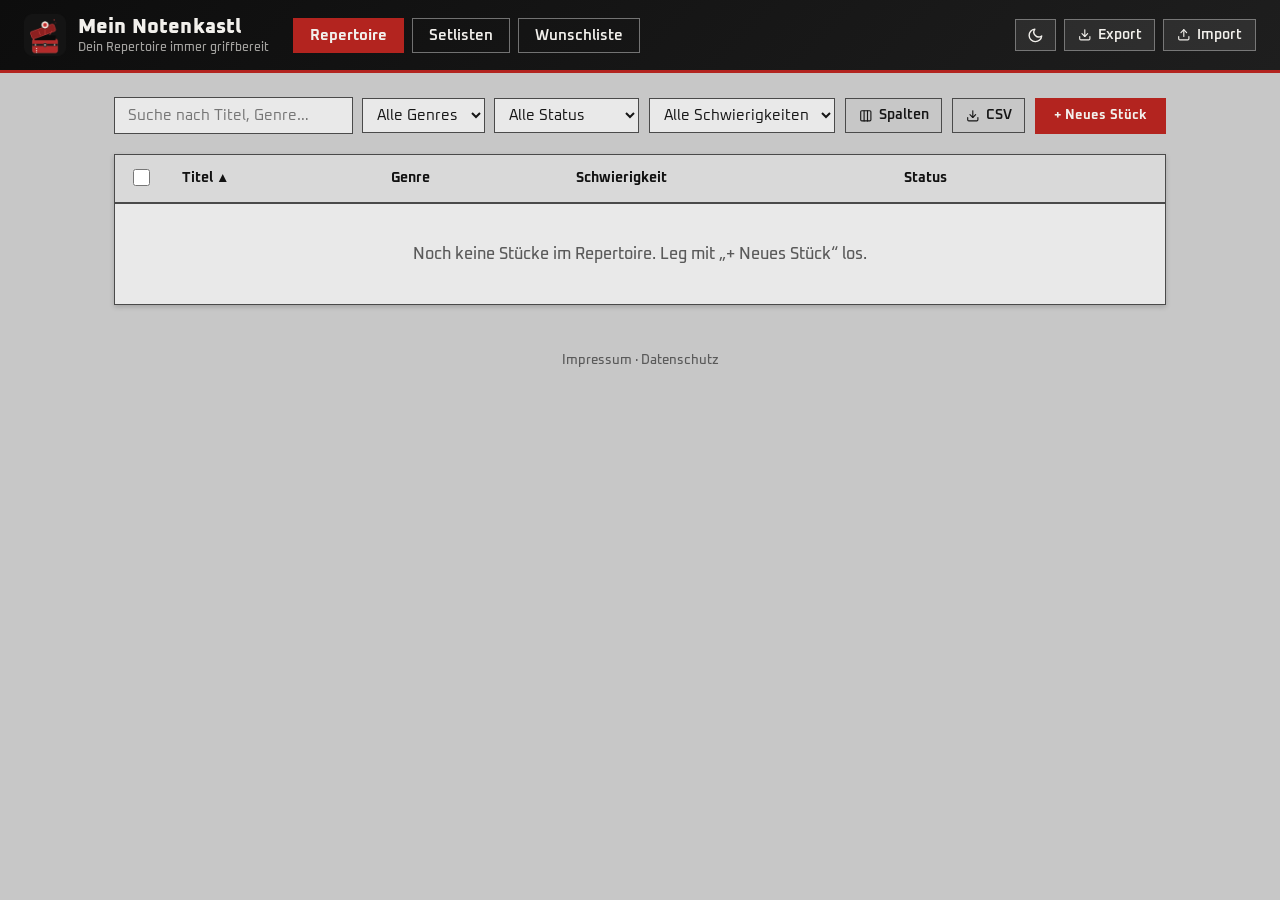
<file: index.html>
<!DOCTYPE html>
<html lang="de">
<head>
<meta charset="UTF-8">
<meta name="viewport" content="width=device-width, initial-scale=1.0">
<title>Mein Notenkastl</title>
<meta name="description" content="Dein Repertoire immer griffbereit">
<meta name="theme-color" content="#0d0d0d">
<link rel="manifest" href="manifest.json">
<link rel="icon" type="image/png" sizes="48x48" href="Icons/icon-48-mdpi.png">
<link rel="icon" type="image/png" sizes="192x192" href="Icons/icon-192-xxxhdpi.png">
<link rel="apple-touch-icon" href="Icons/icon-192-xxxhdpi.png">
<script>
(function () {
  var stored = localStorage.getItem("shr_theme");
  var theme = stored === "light" || stored === "dark"
    ? stored
    : (window.matchMedia("(prefers-color-scheme: dark)").matches ? "dark" : "light");
  document.documentElement.setAttribute("data-theme", theme);
})();
</script>
<link rel="preconnect" href="https://fonts.googleapis.com">
<link rel="preconnect" href="https://fonts.gstatic.com" crossorigin>
<link href="https://fonts.googleapis.com/css2?family=Oxanium:wght@400;500;600;700;800&display=swap" rel="stylesheet">
<link rel="stylesheet" href="style.css">
</head>
<body>

<header class="topbar">
  <div class="brand">
    <img class="logo" src="Icons/icon-96-xhdpi.png" alt="">
    <div class="brand-text">
      <h1>Mein Notenkastl</h1>
      <p class="tagline">Dein Repertoire immer griffbereit</p>
    </div>
  </div>
  <nav class="tabs">
    <button class="tab-btn active" data-view="repertoire">Repertoire</button>
    <button class="tab-btn" data-view="setlisten">Setlisten</button>
    <button class="tab-btn" data-view="wunschliste">Wunschliste</button>
  </nav>
  <div class="io-actions">
    <button id="btn-theme-toggle" title="Hell-/Dunkelmodus umschalten"></button>
    <button id="btn-export" title="Alle Daten als JSON-Datei sichern">
      <svg class="icon" viewBox="0 0 24 24" fill="none" stroke="currentColor" stroke-width="2" stroke-linecap="round" stroke-linejoin="round" aria-hidden="true"><path d="M21 15v4a2 2 0 0 1-2 2H5a2 2 0 0 1-2-2v-4"/><polyline points="7 10 12 15 17 10"/><line x1="12" y1="15" x2="12" y2="3"/></svg>
      Export
    </button>
    <button id="btn-import" title="Daten aus JSON-Datei laden">
      <svg class="icon" viewBox="0 0 24 24" fill="none" stroke="currentColor" stroke-width="2" stroke-linecap="round" stroke-linejoin="round" aria-hidden="true"><path d="M21 15v4a2 2 0 0 1-2 2H5a2 2 0 0 1-2-2v-4"/><polyline points="17 8 12 3 7 8"/><line x1="12" y1="3" x2="12" y2="15"/></svg>
      Import
    </button>
    <input type="file" id="file-import" accept="application/json" hidden>
  </div>
</header>

<main>
  <!-- REPERTOIRE VIEW -->
  <section id="view-repertoire" class="view active">
    <div class="toolbar">
      <input type="search" id="search-songs" placeholder="Suche nach Titel, Genre…">
      <select id="filter-genre"><option value="">Alle Genres</option></select>
      <select id="filter-status"><option value="">Alle Status</option></select>
      <select id="filter-schwierigkeit">
        <option value="">Alle Schwierigkeiten</option>
        <option value="1">★☆☆☆☆</option>
        <option value="2">★★☆☆☆</option>
        <option value="3">★★★☆☆</option>
        <option value="4">★★★★☆</option>
        <option value="5">★★★★★</option>
      </select>
      <div class="column-picker-wrap">
        <button id="btn-column-picker" type="button">
          <svg class="icon" viewBox="0 0 24 24" fill="none" stroke="currentColor" stroke-width="2" stroke-linecap="round" stroke-linejoin="round" aria-hidden="true"><rect x="3" y="3" width="18" height="18" rx="2"/><line x1="9" y1="3" x2="9" y2="21"/><line x1="15" y1="3" x2="15" y2="21"/></svg>
          Spalten
        </button>
        <div id="column-picker-popover" class="popover" hidden>
          <label><input type="checkbox" class="col-toggle" data-col="genre"> Genre</label>
          <label><input type="checkbox" class="col-toggle" data-col="difficulty"> Schwierigkeit</label>
          <label><input type="checkbox" class="col-toggle" data-col="status"> Status</label>
        </div>
      </div>
      <button id="btn-export-songs-csv" type="button">
        <svg class="icon" viewBox="0 0 24 24" fill="none" stroke="currentColor" stroke-width="2" stroke-linecap="round" stroke-linejoin="round" aria-hidden="true"><path d="M21 15v4a2 2 0 0 1-2 2H5a2 2 0 0 1-2-2v-4"/><polyline points="7 10 12 15 17 10"/><line x1="12" y1="15" x2="12" y2="3"/></svg>
        CSV
      </button>
      <button id="btn-new-song" class="primary">+ Neues Stück</button>
    </div>

    <div class="bulk-actions" id="bulk-actions" hidden>
      <span id="bulk-count"></span>
      <select id="bulk-setlist-select"><option value="">Setliste wählen…</option></select>
      <button id="bulk-add-btn" class="primary">Zur Setliste hinzufügen</button>
      <button id="bulk-clear-btn" type="button">Auswahl aufheben</button>
    </div>

    <div id="song-table-wrap" class="table-wrap">
      <table id="song-table" class="data-table">
        <thead>
          <tr>
            <th class="col-check"><input type="checkbox" id="select-all-songs" title="Alle auswählen"></th>
            <th data-sort="title">Titel</th>
            <th data-sort="genre" class="col-genre">Genre</th>
            <th data-sort="difficulty" class="col-difficulty">Schwierigkeit</th>
            <th data-sort="status" class="col-status">Status</th>
            <th></th>
          </tr>
        </thead>
        <tbody id="song-table-body"></tbody>
      </table>
      <p id="song-empty-hint" class="empty-hint" hidden>Noch keine Stücke im Repertoire. Leg mit „+ Neues Stück“ los.</p>
    </div>
  </section>

  <!-- SETLISTEN VIEW -->
  <section id="view-setlisten" class="view">
    <div class="setlist-layout">
      <aside class="setlist-sidebar">
        <button id="btn-new-setlist" class="primary full-width">+ Neue Setliste</button>
        <ul id="setlist-list"></ul>
      </aside>

      <div class="setlist-main" id="setlist-main">
        <p class="empty-hint" id="setlist-empty-hint">Wähle links eine Setliste aus oder erstelle eine neue.</p>

        <div id="setlist-detail" hidden>
          <div class="setlist-header">
            <input type="text" id="setlist-name-input" class="setlist-name-input">
            <div class="setlist-header-actions">
              <button id="btn-duplicate-setlist" title="Setliste duplizieren">
                <svg class="icon" viewBox="0 0 24 24" fill="none" stroke="currentColor" stroke-width="2" stroke-linecap="round" stroke-linejoin="round" aria-hidden="true"><rect x="9" y="9" width="13" height="13" rx="2"/><path d="M5 15H4a2 2 0 0 1-2-2V4a2 2 0 0 1 2-2h9a2 2 0 0 1 2 2v1"/></svg>
                Duplizieren
              </button>
              <button id="btn-export-setlist-csv" title="Setliste als CSV exportieren">
                <svg class="icon" viewBox="0 0 24 24" fill="none" stroke="currentColor" stroke-width="2" stroke-linecap="round" stroke-linejoin="round" aria-hidden="true"><path d="M21 15v4a2 2 0 0 1-2 2H5a2 2 0 0 1-2-2v-4"/><polyline points="7 10 12 15 17 10"/><line x1="12" y1="15" x2="12" y2="3"/></svg>
                CSV
              </button>
              <button id="btn-print-setlist" title="Setliste drucken / als PDF speichern">
                <svg class="icon" viewBox="0 0 24 24" fill="none" stroke="currentColor" stroke-width="2" stroke-linecap="round" stroke-linejoin="round" aria-hidden="true"><polyline points="6 9 6 2 18 2 18 9"/><path d="M6 18H4a2 2 0 0 1-2-2v-5a2 2 0 0 1 2-2h16a2 2 0 0 1 2 2v5a2 2 0 0 1-2 2h-2"/><rect x="6" y="14" width="12" height="8"/></svg>
                Drucken
              </button>
              <button id="btn-delete-setlist" class="danger" title="Setliste löschen">
                <svg class="icon" viewBox="0 0 24 24" fill="none" stroke="currentColor" stroke-width="2" stroke-linecap="round" stroke-linejoin="round" aria-hidden="true"><polyline points="3 6 5 6 21 6"/><path d="M19 6v14a2 2 0 0 1-2 2H7a2 2 0 0 1-2-2V6m3 0V4a2 2 0 0 1 2-2h4a2 2 0 0 1 2 2v2"/><line x1="10" y1="11" x2="10" y2="17"/><line x1="14" y1="11" x2="14" y2="17"/></svg>
                Löschen
              </button>
            </div>
          </div>

          <div class="setlist-summary" id="setlist-summary"></div>

          <div class="add-song-row">
            <select id="add-song-select">
              <option value="">– Stück zur Setliste hinzufügen –</option>
            </select>
          </div>

          <ul id="setlist-songs"></ul>
          <p class="empty-hint" id="setlist-songs-empty" hidden>Diese Setliste ist noch leer. Füge oben ein Stück hinzu.</p>
        </div>
      </div>
    </div>
  </section>

  <!-- WUNSCHLISTE VIEW -->
  <section id="view-wunschliste" class="view">
    <div class="toolbar">
      <input type="search" id="search-wishlist" placeholder="Suche nach Titel, Genre…">
      <button id="btn-export-wishlist-csv" type="button">
        <svg class="icon" viewBox="0 0 24 24" fill="none" stroke="currentColor" stroke-width="2" stroke-linecap="round" stroke-linejoin="round" aria-hidden="true"><path d="M21 15v4a2 2 0 0 1-2 2H5a2 2 0 0 1-2-2v-4"/><polyline points="7 10 12 15 17 10"/><line x1="12" y1="15" x2="12" y2="3"/></svg>
        CSV
      </button>
      <button id="btn-new-wishlist" class="primary">+ Neuer Wunsch</button>
    </div>

    <div id="wishlist-table-wrap" class="table-wrap">
      <table id="wishlist-table" class="data-table">
        <thead>
          <tr>
            <th data-sort="title">Titel</th>
            <th data-sort="genre">Genre</th>
            <th data-sort="difficulty">Schwierigkeit</th>
            <th></th>
          </tr>
        </thead>
        <tbody id="wishlist-table-body"></tbody>
      </table>
      <p id="wishlist-empty-hint" class="empty-hint" hidden>Noch keine Wünsche notiert. Leg mit „+ Neuer Wunsch“ los.</p>
    </div>
  </section>
</main>

<footer class="app-footer">
  <a href="impressum.html">Impressum</a>
  <span>·</span>
  <a href="datenschutz.html">Datenschutz</a>
</footer>

<!-- SONG MODAL -->
<div id="song-modal" class="modal-overlay" hidden>
  <div class="modal">
    <h2 id="song-modal-title">Neues Stück</h2>
    <form id="song-form">
      <label>Titel *
        <input type="text" id="f-title" required>
      </label>
      <div class="form-row">
        <label>Genre
          <select id="f-genre"></select>
        </label>
        <label>Status
          <select id="f-status"></select>
        </label>
      </div>
      <label>Schwierigkeit
        <select id="f-difficulty">
          <option value="">–</option>
          <option value="1">★☆☆☆☆</option>
          <option value="2">★★☆☆☆</option>
          <option value="3">★★★☆☆</option>
          <option value="4">★★★★☆</option>
          <option value="5">★★★★★</option>
        </select>
      </label>
      <label>Notizen
        <textarea id="f-notes" rows="3" placeholder="Griffschrift-Hinweise, Übe-Status, besondere Stellen…"></textarea>
      </label>
      <div class="modal-actions">
        <button type="button" id="btn-cancel-song">Abbrechen</button>
        <button type="submit" class="primary">Speichern</button>
      </div>
    </form>
  </div>
</div>

<!-- WISHLIST MODAL -->
<div id="wishlist-modal" class="modal-overlay" hidden>
  <div class="modal">
    <h2 id="wishlist-modal-title">Neuer Wunsch</h2>
    <form id="wishlist-form">
      <label>Titel *
        <input type="text" id="w-title" required>
      </label>
      <div class="form-row">
        <label>Genre
          <select id="w-genre"></select>
        </label>
        <label>Schwierigkeit
          <select id="w-difficulty">
            <option value="">–</option>
            <option value="1">★☆☆☆☆</option>
            <option value="2">★★☆☆☆</option>
            <option value="3">★★★☆☆</option>
            <option value="4">★★★★☆</option>
            <option value="5">★★★★★</option>
          </select>
        </label>
      </div>
      <label>Notizen
        <textarea id="w-notes" rows="3" placeholder="Warum steht das Stück auf der Wunschliste?"></textarea>
      </label>
      <div class="modal-actions">
        <button type="button" id="btn-cancel-wishlist">Abbrechen</button>
        <button type="submit" class="primary">Speichern</button>
      </div>
    </form>
  </div>
</div>

<!-- PRINT VIEW (only visible when printing) -->
<div id="print-area"></div>

<script src="app.js"></script>
</body>
</html>
</file>
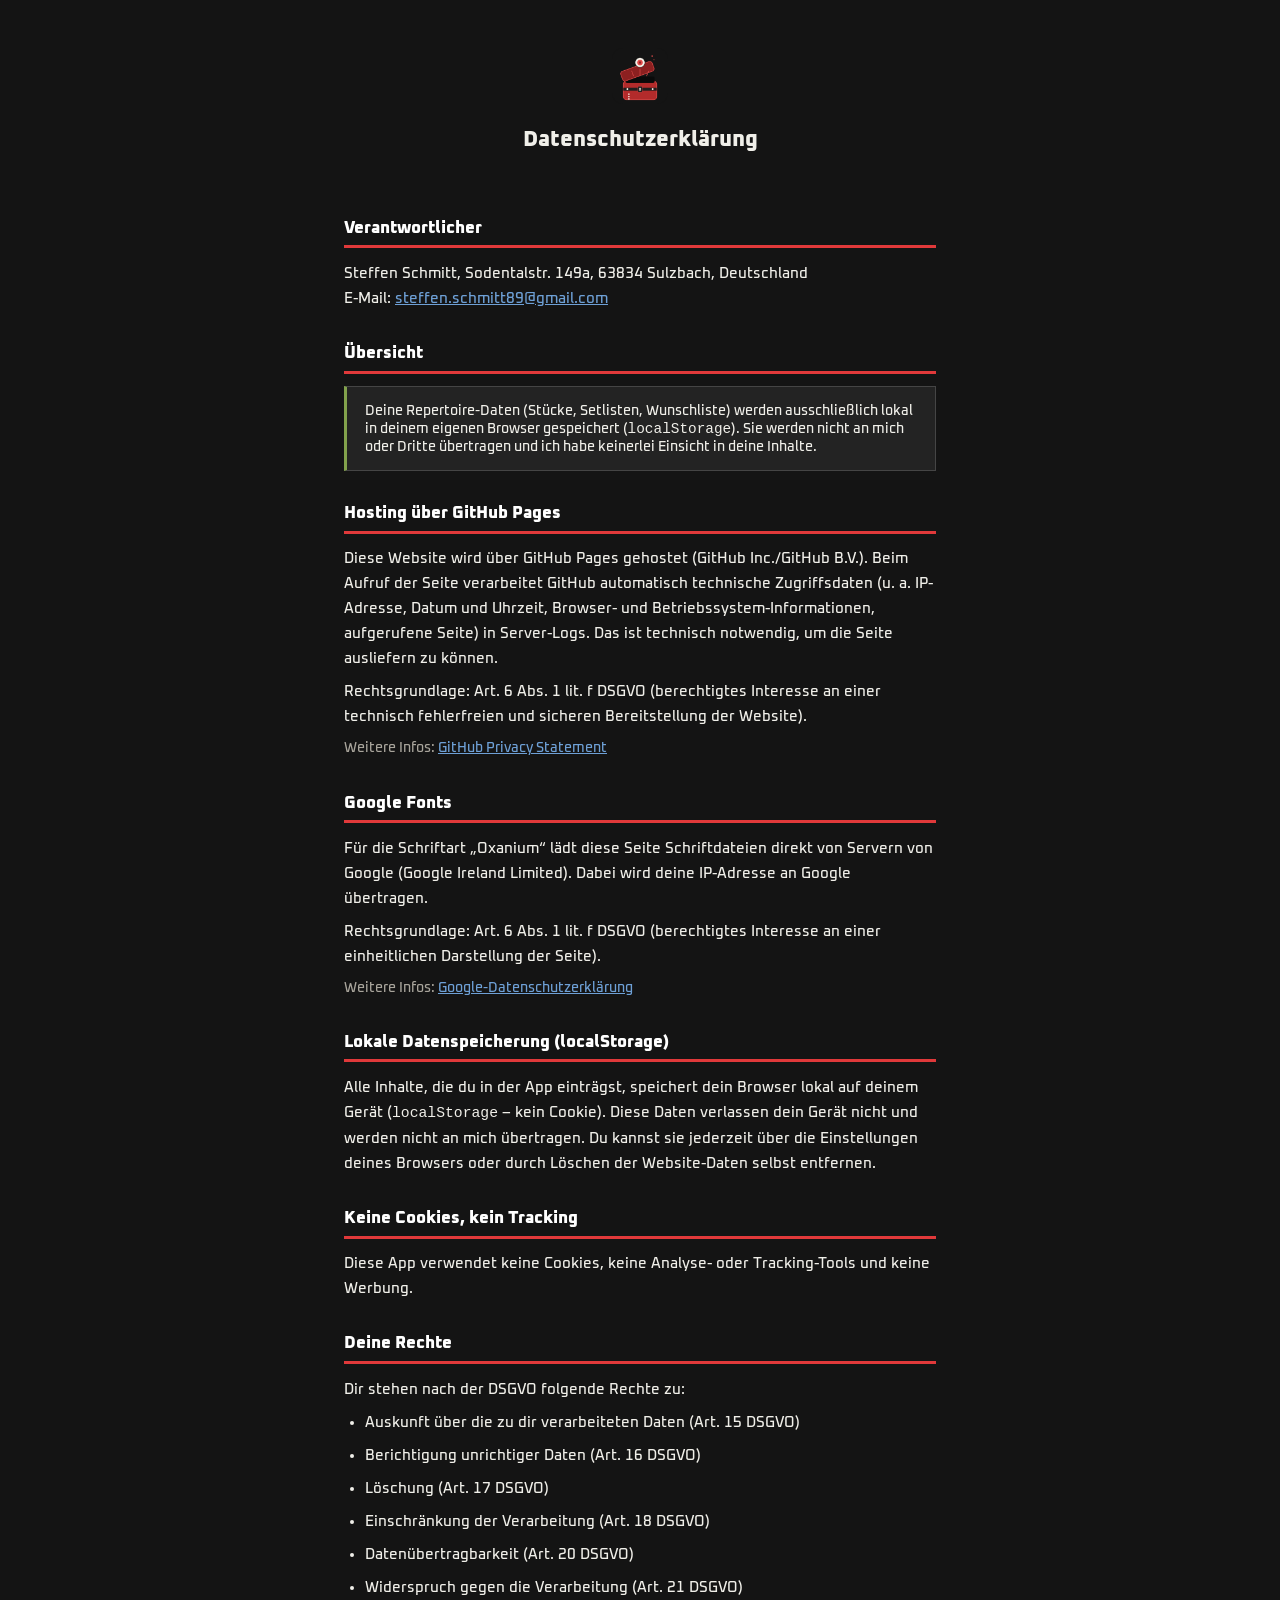
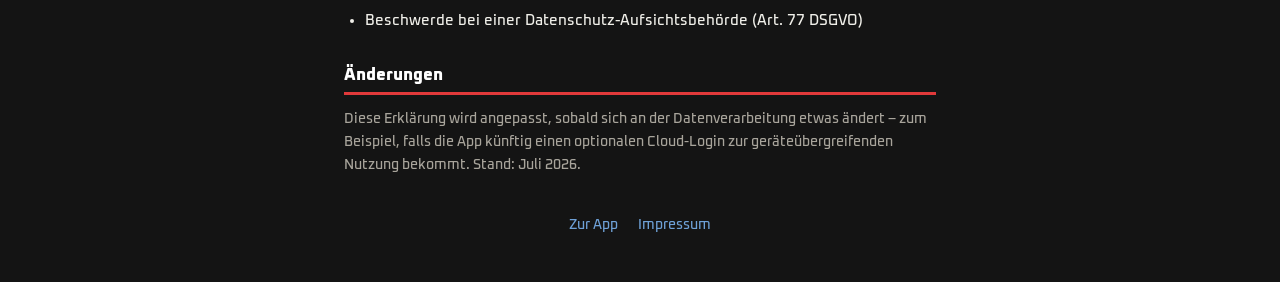
<file: datenschutz.html>
<!DOCTYPE html>
<html lang="de" data-theme="dark">
<head>
<meta charset="UTF-8">
<meta name="viewport" content="width=device-width, initial-scale=1.0">
<title>Mein Notenkastl – Datenschutzerklärung</title>
<meta name="description" content="Datenschutzerklärung von Mein Notenkastl">
<link rel="preconnect" href="https://fonts.googleapis.com">
<link rel="preconnect" href="https://fonts.gstatic.com" crossorigin>
<link href="https://fonts.googleapis.com/css2?family=Oxanium:wght@400;500;600;700;800&display=swap" rel="stylesheet">
<link rel="stylesheet" href="style.css">
<link rel="icon" type="image/png" sizes="48x48" href="Icons/icon-48-mdpi.png">
<style>
  .guide { max-width: 640px; margin: 0 auto; padding: 2rem 1.5rem 3rem; }

  .hero { text-align: center; padding: 1rem 0 2rem; }
  .hero .logo { width: 3.5rem; height: 3.5rem; }
  .hero h1 { font-size: 1.4rem; font-weight: 800; margin: 1rem 0 0; }

  h2.section-title {
    font-size: 1.05rem;
    font-weight: 800;
    color: var(--heading);
    margin: 2rem 0 0.8rem;
    padding-bottom: 0.4rem;
    border-bottom: 3px solid var(--accent);
  }

  .legal p, .legal li { font-size: 0.92rem; line-height: 1.7; color: var(--text); margin: 0 0 0.5rem; }
  .legal a { color: var(--info); }
  .legal ul { margin: 0.5rem 0; padding-left: 1.3rem; }
  .legal .muted { color: var(--text-muted); font-size: 0.85rem; }

  .highlight-box {
    background: var(--paper);
    border: 1px solid var(--border);
    border-left: 3px solid var(--green);
    padding: 0.9rem 1.1rem;
    margin: 0.5rem 0 1rem;
    font-size: 0.9rem;
  }

  .back-links {
    display: flex;
    justify-content: center;
    gap: 1.2rem;
    font-size: 0.85rem;
    margin-top: 2.5rem;
  }
  .back-links a { color: var(--info); text-decoration: none; }
  .back-links a:hover { text-decoration: underline; }
</style>
</head>
<body>

<div class="guide">
  <div class="hero">
    <img class="logo" src="Icons/icon-96-xhdpi.png" alt="Mein Notenkastl Logo">
    <h1>Datenschutzerklärung</h1>
  </div>

  <div class="legal">
    <h2 class="section-title">Verantwortlicher</h2>
    <p>
      Steffen Schmitt, Sodentalstr. 149a, 63834 Sulzbach, Deutschland<br>
      E-Mail: <a href="mailto:steffen.schmitt89@gmail.com">steffen.schmitt89@gmail.com</a>
    </p>

    <h2 class="section-title">Übersicht</h2>
    <div class="highlight-box">
      Deine Repertoire-Daten (Stücke, Setlisten, Wunschliste) werden ausschließlich lokal in deinem
      eigenen Browser gespeichert (<code>localStorage</code>). Sie werden nicht an mich oder Dritte
      übertragen und ich habe keinerlei Einsicht in deine Inhalte.
    </div>

    <h2 class="section-title">Hosting über GitHub Pages</h2>
    <p>
      Diese Website wird über GitHub Pages gehostet (GitHub Inc./GitHub B.V.). Beim Aufruf der Seite
      verarbeitet GitHub automatisch technische Zugriffsdaten (u. a. IP-Adresse, Datum und Uhrzeit,
      Browser- und Betriebssystem-Informationen, aufgerufene Seite) in Server-Logs. Das ist technisch
      notwendig, um die Seite ausliefern zu können.
    </p>
    <p>Rechtsgrundlage: Art. 6 Abs. 1 lit. f DSGVO (berechtigtes Interesse an einer technisch fehlerfreien
      und sicheren Bereitstellung der Website).</p>
    <p class="muted">Weitere Infos: <a href="https://docs.github.com/en/site-policy/privacy-policies/github-general-privacy-statement" target="_blank" rel="noopener">GitHub Privacy Statement</a></p>

    <h2 class="section-title">Google Fonts</h2>
    <p>
      Für die Schriftart „Oxanium“ lädt diese Seite Schriftdateien direkt von Servern von Google
      (Google Ireland Limited). Dabei wird deine IP-Adresse an Google übertragen.
    </p>
    <p>Rechtsgrundlage: Art. 6 Abs. 1 lit. f DSGVO (berechtigtes Interesse an einer einheitlichen
      Darstellung der Seite).</p>
    <p class="muted">Weitere Infos: <a href="https://policies.google.com/privacy" target="_blank" rel="noopener">Google-Datenschutzerklärung</a></p>

    <h2 class="section-title">Lokale Datenspeicherung (localStorage)</h2>
    <p>
      Alle Inhalte, die du in der App einträgst, speichert dein Browser lokal auf deinem Gerät
      (<code>localStorage</code> – kein Cookie). Diese Daten verlassen dein Gerät nicht und werden
      nicht an mich übertragen. Du kannst sie jederzeit über die Einstellungen deines Browsers oder
      durch Löschen der Website-Daten selbst entfernen.
    </p>

    <h2 class="section-title">Keine Cookies, kein Tracking</h2>
    <p>
      Diese App verwendet keine Cookies, keine Analyse- oder Tracking-Tools und keine Werbung.
    </p>

    <h2 class="section-title">Deine Rechte</h2>
    <p>Dir stehen nach der DSGVO folgende Rechte zu:</p>
    <ul>
      <li>Auskunft über die zu dir verarbeiteten Daten (Art. 15 DSGVO)</li>
      <li>Berichtigung unrichtiger Daten (Art. 16 DSGVO)</li>
      <li>Löschung (Art. 17 DSGVO)</li>
      <li>Einschränkung der Verarbeitung (Art. 18 DSGVO)</li>
      <li>Datenübertragbarkeit (Art. 20 DSGVO)</li>
      <li>Widerspruch gegen die Verarbeitung (Art. 21 DSGVO)</li>
      <li>Beschwerde bei einer Datenschutz-Aufsichtsbehörde (Art. 77 DSGVO)</li>
    </ul>

    <h2 class="section-title">Änderungen</h2>
    <p class="muted">
      Diese Erklärung wird angepasst, sobald sich an der Datenverarbeitung etwas ändert – zum Beispiel,
      falls die App künftig einen optionalen Cloud-Login zur geräteübergreifenden Nutzung bekommt.
      Stand: Juli 2026.
    </p>
  </div>

  <div class="back-links">
    <a href="https://schmittsteffen.github.io/mein-notenkastl/">Zur App</a>
    <a href="impressum.html">Impressum</a>
  </div>
</div>

</body>
</html>
</file>
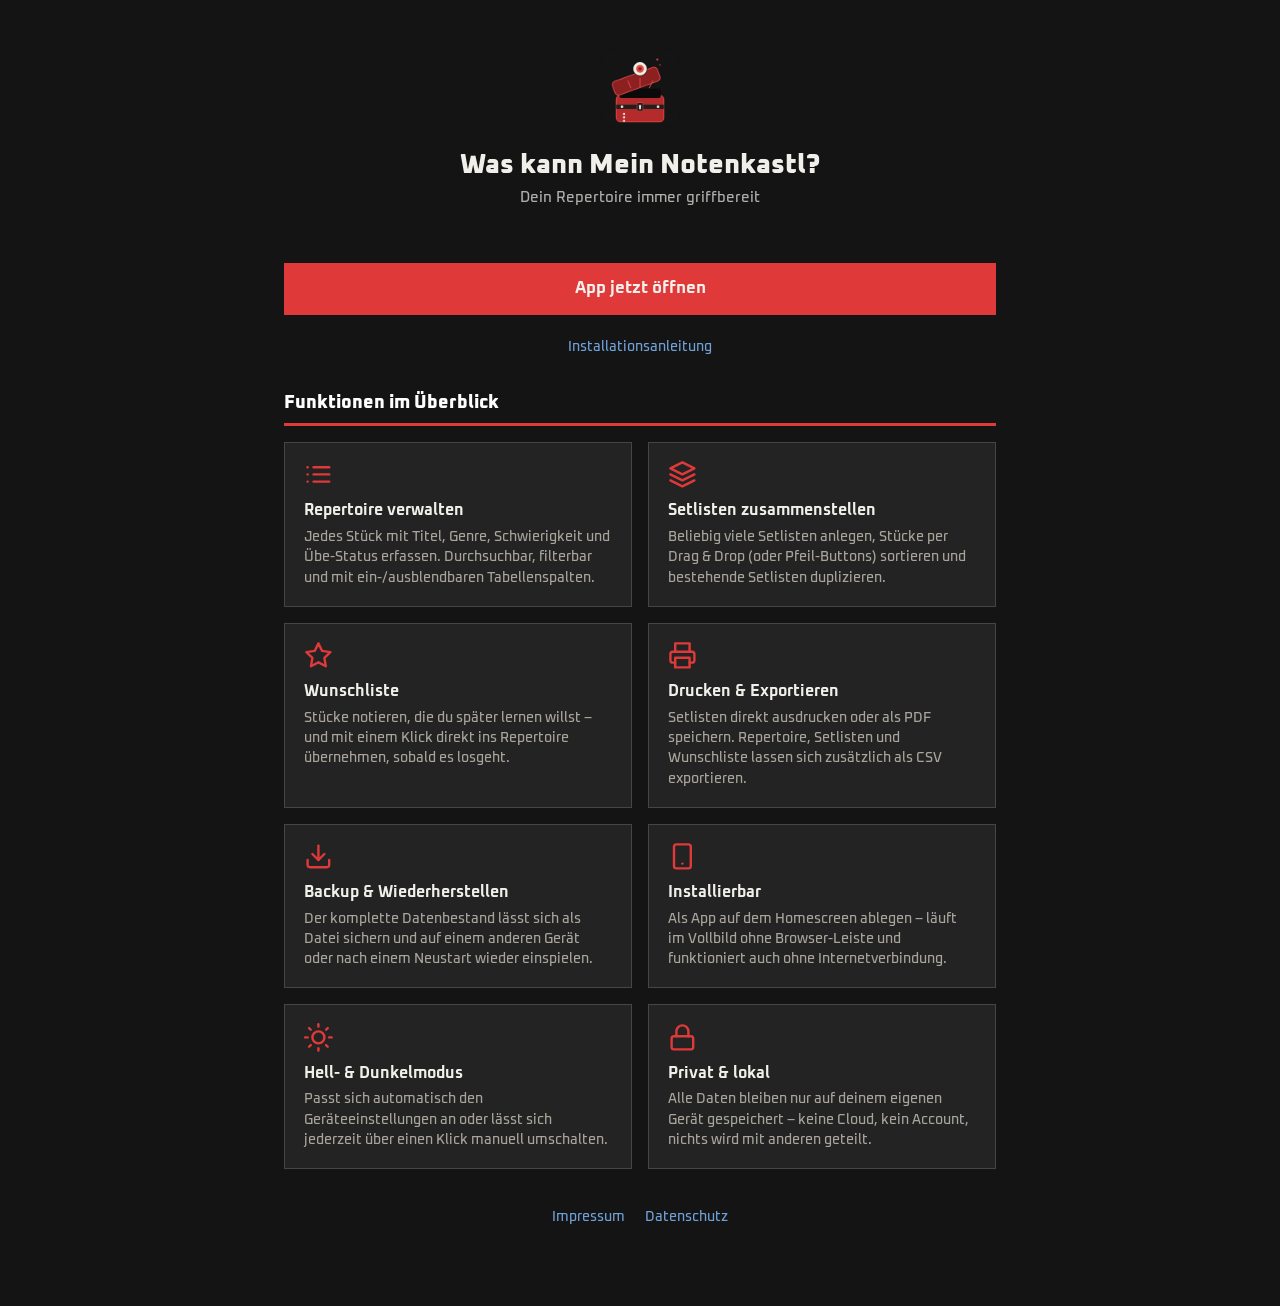
<file: funktionen.html>
<!DOCTYPE html>
<html lang="de" data-theme="dark">
<head>
<meta charset="UTF-8">
<meta name="viewport" content="width=device-width, initial-scale=1.0">
<title>Mein Notenkastl – Was die App kann</title>
<meta name="description" content="Ein Überblick über alle Funktionen von Mein Notenkastl">
<link rel="preconnect" href="https://fonts.googleapis.com">
<link rel="preconnect" href="https://fonts.gstatic.com" crossorigin>
<link href="https://fonts.googleapis.com/css2?family=Oxanium:wght@400;500;600;700;800&display=swap" rel="stylesheet">
<link rel="stylesheet" href="style.css">
<link rel="icon" type="image/png" sizes="48x48" href="Icons/icon-48-mdpi.png">
<style>
  .guide { max-width: 760px; margin: 0 auto; padding: 2rem 1.5rem 3rem; }

  .hero { text-align: center; padding: 1rem 0 2rem; }
  .hero .logo { width: 5rem; height: 5rem; }
  .hero h1 { font-size: 1.7rem; font-weight: 800; margin: 1rem 0 0.3rem; }
  .hero .tagline { font-size: 0.95rem; opacity: 0.7; margin: 0; }

  .cta {
    display: block;
    text-align: center;
    text-decoration: none;
    background: var(--accent);
    color: var(--header-text);
    border: 1px solid var(--accent);
    font-weight: 700;
    font-size: 1.05rem;
    padding: 0.9rem 1.5rem;
    margin: 1.5rem 0;
  }
  .cta:hover { background: var(--accent-dark); }

  .cta-links {
    display: flex;
    justify-content: center;
    gap: 1.2rem;
    font-size: 0.85rem;
    margin: 0 0 2rem;
  }
  .cta-links a { color: var(--info); text-decoration: none; }
  .cta-links a:hover { text-decoration: underline; }

  h2.section-title {
    font-size: 1.15rem;
    font-weight: 800;
    color: var(--heading);
    margin: 2.2rem 0 1rem;
    padding-bottom: 0.5rem;
    border-bottom: 3px solid var(--accent);
  }

  .features { display: grid; grid-template-columns: 1fr 1fr; gap: 1rem; }
  .feature-card {
    background: var(--paper);
    border: 1px solid var(--border);
    padding: 1.1rem 1.2rem;
  }
  .feature-card .icon {
    width: 1.8rem;
    height: 1.8rem;
    color: var(--accent);
    margin-bottom: 0.6rem;
  }
  .feature-card h3 {
    font-size: 0.98rem;
    font-weight: 700;
    margin: 0 0 0.4rem;
  }
  .feature-card p {
    font-size: 0.85rem;
    color: var(--text-muted);
    margin: 0;
    line-height: 1.5;
  }

  @media (max-width: 560px) {
    .features { grid-template-columns: 1fr; }
  }
</style>
</head>
<body>

<div class="guide">
  <div class="hero">
    <img class="logo" src="Icons/icon-192-xxxhdpi.png" alt="Mein Notenkastl Logo">
    <h1>Was kann Mein Notenkastl?</h1>
    <p class="tagline">Dein Repertoire immer griffbereit</p>
  </div>

  <a class="cta" href="https://schmittsteffen.github.io/mein-notenkastl/">App jetzt öffnen</a>
  <div class="cta-links">
    <a href="installieren.html">Installationsanleitung</a>
  </div>

  <h2 class="section-title">Funktionen im Überblick</h2>
  <div class="features">
    <div class="feature-card">
      <svg class="icon" viewBox="0 0 24 24" fill="none" stroke="currentColor" stroke-width="2" stroke-linecap="round" stroke-linejoin="round" aria-hidden="true"><line x1="8" y1="6" x2="21" y2="6"/><line x1="8" y1="12" x2="21" y2="12"/><line x1="8" y1="18" x2="21" y2="18"/><line x1="3" y1="6" x2="3.01" y2="6"/><line x1="3" y1="12" x2="3.01" y2="12"/><line x1="3" y1="18" x2="3.01" y2="18"/></svg>
      <h3>Repertoire verwalten</h3>
      <p>Jedes Stück mit Titel, Genre, Schwierigkeit und Übe-Status erfassen. Durchsuchbar, filterbar und mit ein-/ausblendbaren Tabellenspalten.</p>
    </div>
    <div class="feature-card">
      <svg class="icon" viewBox="0 0 24 24" fill="none" stroke="currentColor" stroke-width="2" stroke-linecap="round" stroke-linejoin="round" aria-hidden="true"><polygon points="12 2 2 7 12 12 22 7 12 2"/><polyline points="2 17 12 22 22 17"/><polyline points="2 12 12 17 22 12"/></svg>
      <h3>Setlisten zusammenstellen</h3>
      <p>Beliebig viele Setlisten anlegen, Stücke per Drag &amp; Drop (oder Pfeil-Buttons) sortieren und bestehende Setlisten duplizieren.</p>
    </div>
    <div class="feature-card">
      <svg class="icon" viewBox="0 0 24 24" fill="none" stroke="currentColor" stroke-width="2" stroke-linecap="round" stroke-linejoin="round" aria-hidden="true"><polygon points="12 2 15.09 8.26 22 9.27 17 14.14 18.18 21.02 12 17.77 5.82 21.02 7 14.14 2 9.27 8.91 8.26 12 2"/></svg>
      <h3>Wunschliste</h3>
      <p>Stücke notieren, die du später lernen willst – und mit einem Klick direkt ins Repertoire übernehmen, sobald es losgeht.</p>
    </div>
    <div class="feature-card">
      <svg class="icon" viewBox="0 0 24 24" fill="none" stroke="currentColor" stroke-width="2" stroke-linecap="round" stroke-linejoin="round" aria-hidden="true"><polyline points="6 9 6 2 18 2 18 9"/><path d="M6 18H4a2 2 0 0 1-2-2v-5a2 2 0 0 1 2-2h16a2 2 0 0 1 2 2v5a2 2 0 0 1-2 2h-2"/><rect x="6" y="14" width="12" height="8"/></svg>
      <h3>Drucken &amp; Exportieren</h3>
      <p>Setlisten direkt ausdrucken oder als PDF speichern. Repertoire, Setlisten und Wunschliste lassen sich zusätzlich als CSV exportieren.</p>
    </div>
    <div class="feature-card">
      <svg class="icon" viewBox="0 0 24 24" fill="none" stroke="currentColor" stroke-width="2" stroke-linecap="round" stroke-linejoin="round" aria-hidden="true"><path d="M21 15v4a2 2 0 0 1-2 2H5a2 2 0 0 1-2-2v-4"/><polyline points="7 10 12 15 17 10"/><line x1="12" y1="15" x2="12" y2="3"/></svg>
      <h3>Backup &amp; Wiederherstellen</h3>
      <p>Der komplette Datenbestand lässt sich als Datei sichern und auf einem anderen Gerät oder nach einem Neustart wieder einspielen.</p>
    </div>
    <div class="feature-card">
      <svg class="icon" viewBox="0 0 24 24" fill="none" stroke="currentColor" stroke-width="2" stroke-linecap="round" stroke-linejoin="round" aria-hidden="true"><rect x="5" y="2" width="14" height="20" rx="2"/><line x1="12" y1="18" x2="12.01" y2="18"/></svg>
      <h3>Installierbar</h3>
      <p>Als App auf dem Homescreen ablegen – läuft im Vollbild ohne Browser-Leiste und funktioniert auch ohne Internetverbindung.</p>
    </div>
    <div class="feature-card">
      <svg class="icon" viewBox="0 0 24 24" fill="none" stroke="currentColor" stroke-width="2" stroke-linecap="round" stroke-linejoin="round" aria-hidden="true"><circle cx="12" cy="12" r="5"/><line x1="12" y1="1" x2="12" y2="3"/><line x1="12" y1="21" x2="12" y2="23"/><line x1="4.22" y1="4.22" x2="5.64" y2="5.64"/><line x1="18.36" y1="18.36" x2="19.78" y2="19.78"/><line x1="1" y1="12" x2="3" y2="12"/><line x1="21" y1="12" x2="23" y2="12"/><line x1="4.22" y1="19.78" x2="5.64" y2="18.36"/><line x1="18.36" y1="5.64" x2="19.78" y2="4.22"/></svg>
      <h3>Hell- &amp; Dunkelmodus</h3>
      <p>Passt sich automatisch den Geräteeinstellungen an oder lässt sich jederzeit über einen Klick manuell umschalten.</p>
    </div>
    <div class="feature-card">
      <svg class="icon" viewBox="0 0 24 24" fill="none" stroke="currentColor" stroke-width="2" stroke-linecap="round" stroke-linejoin="round" aria-hidden="true"><rect x="3" y="11" width="18" height="11" rx="2" ry="2"/><path d="M7 11V7a5 5 0 0 1 10 0v4"/></svg>
      <h3>Privat &amp; lokal</h3>
      <p>Alle Daten bleiben nur auf deinem eigenen Gerät gespeichert – keine Cloud, kein Account, nichts wird mit anderen geteilt.</p>
    </div>
  </div>

  <div class="cta-links" style="margin-top: 2.5rem;">
    <a href="impressum.html">Impressum</a>
    <a href="datenschutz.html">Datenschutz</a>
  </div>
</div>

</body>
</html>
</file>
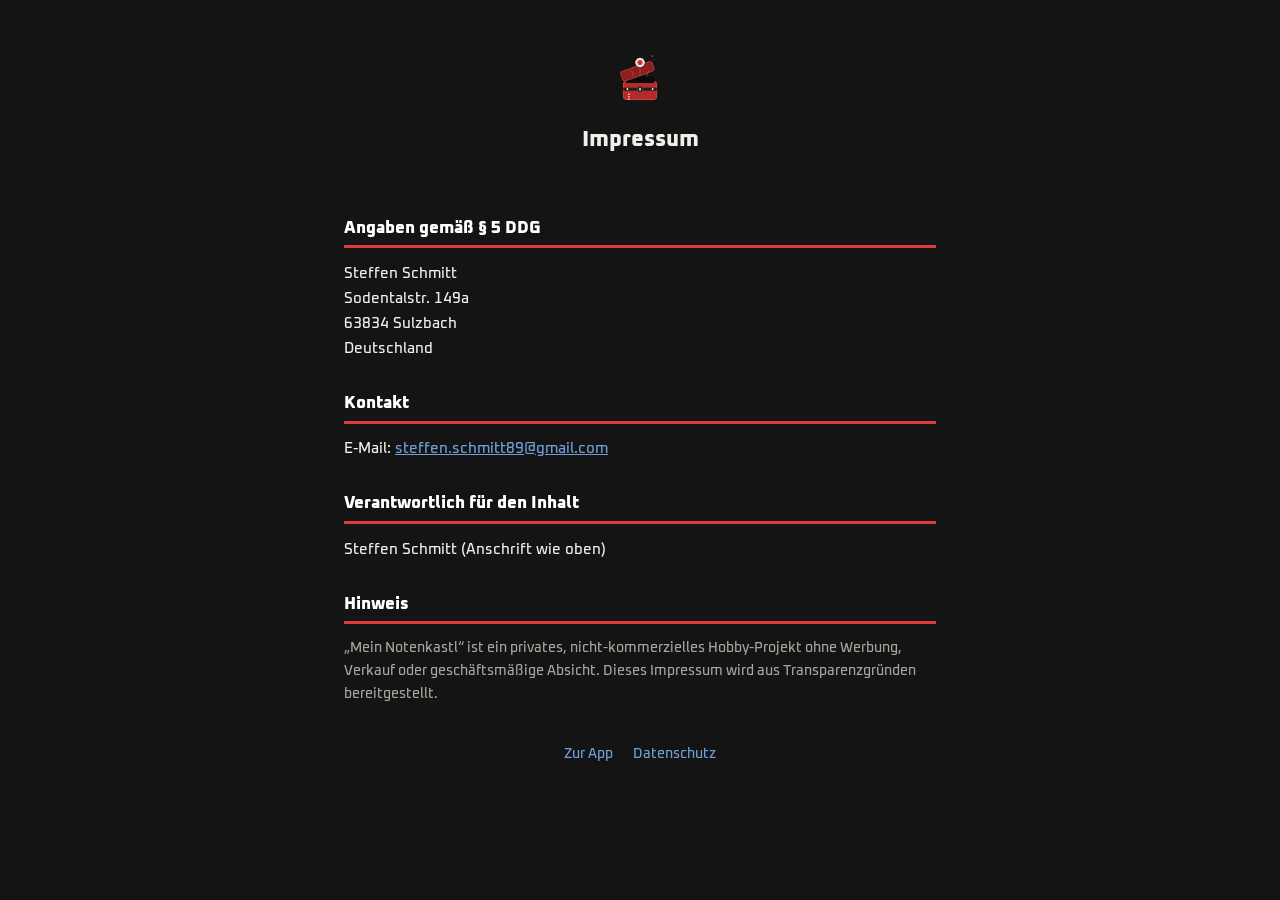
<file: impressum.html>
<!DOCTYPE html>
<html lang="de" data-theme="dark">
<head>
<meta charset="UTF-8">
<meta name="viewport" content="width=device-width, initial-scale=1.0">
<title>Mein Notenkastl – Impressum</title>
<meta name="description" content="Impressum von Mein Notenkastl">
<link rel="preconnect" href="https://fonts.googleapis.com">
<link rel="preconnect" href="https://fonts.gstatic.com" crossorigin>
<link href="https://fonts.googleapis.com/css2?family=Oxanium:wght@400;500;600;700;800&display=swap" rel="stylesheet">
<link rel="stylesheet" href="style.css">
<link rel="icon" type="image/png" sizes="48x48" href="Icons/icon-48-mdpi.png">
<style>
  .guide { max-width: 640px; margin: 0 auto; padding: 2rem 1.5rem 3rem; }

  .hero { text-align: center; padding: 1rem 0 2rem; }
  .hero .logo { width: 3.5rem; height: 3.5rem; }
  .hero h1 { font-size: 1.4rem; font-weight: 800; margin: 1rem 0 0; }

  h2.section-title {
    font-size: 1.05rem;
    font-weight: 800;
    color: var(--heading);
    margin: 2rem 0 0.8rem;
    padding-bottom: 0.4rem;
    border-bottom: 3px solid var(--accent);
  }

  .legal p { font-size: 0.92rem; line-height: 1.7; color: var(--text); margin: 0 0 0.5rem; }
  .legal a { color: var(--info); }
  .legal .muted { color: var(--text-muted); font-size: 0.85rem; }

  .back-links {
    display: flex;
    justify-content: center;
    gap: 1.2rem;
    font-size: 0.85rem;
    margin-top: 2.5rem;
  }
  .back-links a { color: var(--info); text-decoration: none; }
  .back-links a:hover { text-decoration: underline; }
</style>
</head>
<body>

<div class="guide">
  <div class="hero">
    <img class="logo" src="Icons/icon-96-xhdpi.png" alt="Mein Notenkastl Logo">
    <h1>Impressum</h1>
  </div>

  <div class="legal">
    <h2 class="section-title">Angaben gemäß § 5 DDG</h2>
    <p>
      Steffen Schmitt<br>
      Sodentalstr. 149a<br>
      63834 Sulzbach<br>
      Deutschland
    </p>

    <h2 class="section-title">Kontakt</h2>
    <p>E-Mail: <a href="mailto:steffen.schmitt89@gmail.com">steffen.schmitt89@gmail.com</a></p>

    <h2 class="section-title">Verantwortlich für den Inhalt</h2>
    <p>Steffen Schmitt (Anschrift wie oben)</p>

    <h2 class="section-title">Hinweis</h2>
    <p class="muted">
      „Mein Notenkastl“ ist ein privates, nicht-kommerzielles Hobby-Projekt ohne Werbung, Verkauf oder
      geschäftsmäßige Absicht. Dieses Impressum wird aus Transparenzgründen bereitgestellt.
    </p>
  </div>

  <div class="back-links">
    <a href="https://schmittsteffen.github.io/mein-notenkastl/">Zur App</a>
    <a href="datenschutz.html">Datenschutz</a>
  </div>
</div>

</body>
</html>
</file>
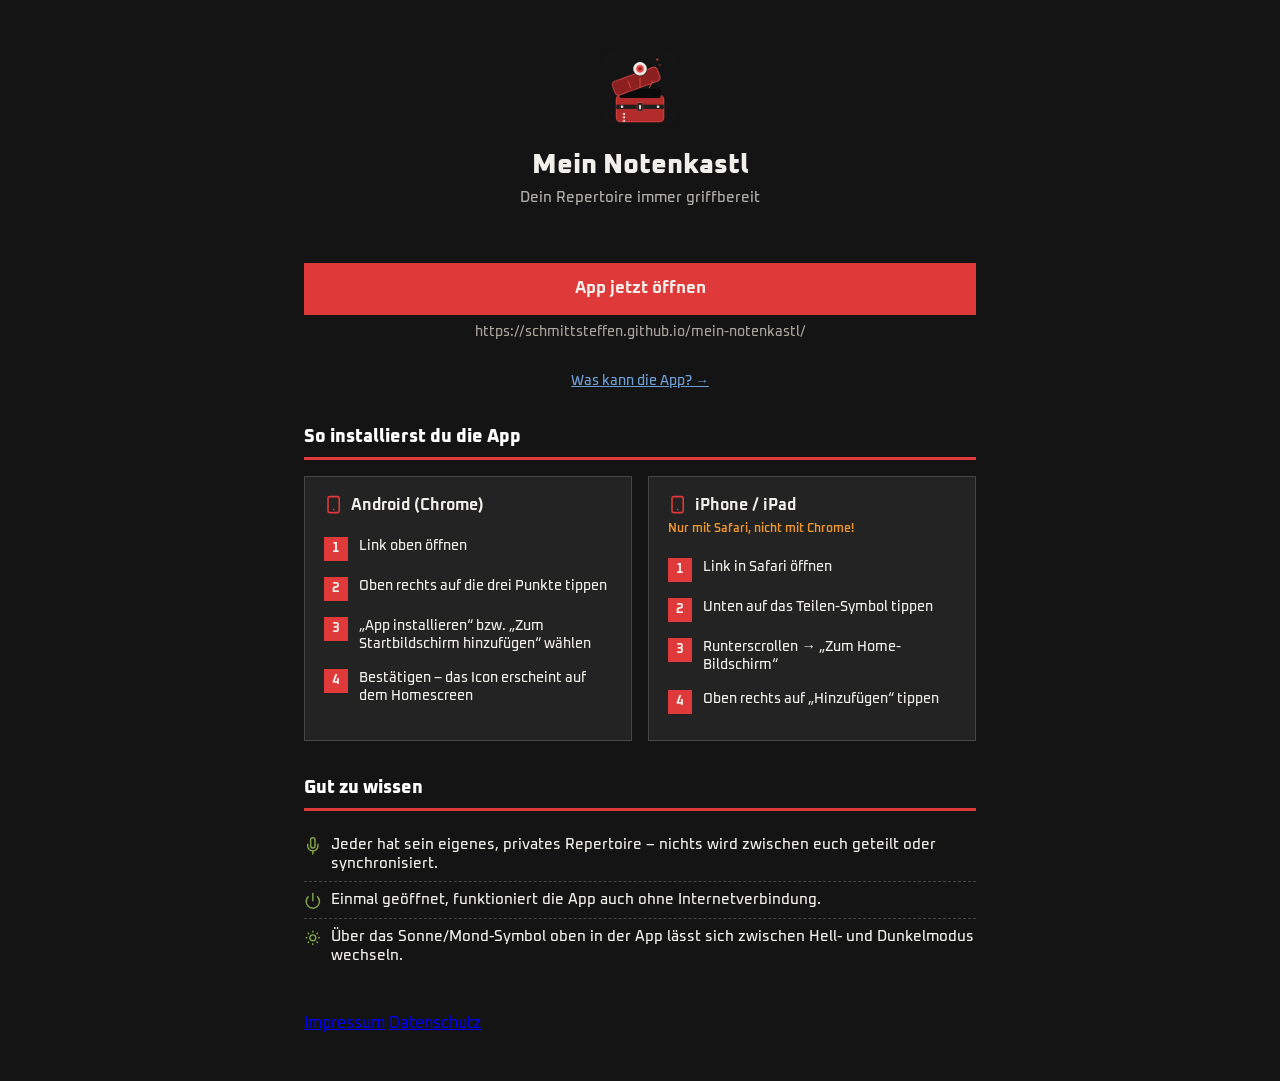
<file: installieren.html>
<!DOCTYPE html>
<html lang="de" data-theme="dark">
<head>
<meta charset="UTF-8">
<meta name="viewport" content="width=device-width, initial-scale=1.0">
<title>Mein Notenkastl – Installationsanleitung</title>
<meta name="description" content="So installierst du Mein Notenkastl auf deinem Smartphone oder Tablet">
<link rel="preconnect" href="https://fonts.googleapis.com">
<link rel="preconnect" href="https://fonts.gstatic.com" crossorigin>
<link href="https://fonts.googleapis.com/css2?family=Oxanium:wght@400;500;600;700;800&display=swap" rel="stylesheet">
<link rel="stylesheet" href="style.css">
<link rel="icon" type="image/png" sizes="48x48" href="Icons/icon-48-mdpi.png">
<style>
  .guide { max-width: 720px; margin: 0 auto; padding: 2rem 1.5rem 3rem; }

  .hero { text-align: center; padding: 1rem 0 2rem; }
  .hero .logo { width: 5rem; height: 5rem; }
  .hero h1 { font-size: 1.7rem; font-weight: 800; margin: 1rem 0 0.3rem; }
  .hero .tagline { font-size: 0.95rem; opacity: 0.7; margin: 0; }

  .cta {
    display: block;
    text-align: center;
    text-decoration: none;
    background: var(--accent);
    color: var(--header-text);
    border: 1px solid var(--accent);
    font-weight: 700;
    font-size: 1.05rem;
    padding: 0.9rem 1.5rem;
    margin: 1.5rem 0 0.6rem;
  }
  .cta:hover { background: var(--accent-dark); }
  .cta-url {
    text-align: center;
    font-size: 0.85rem;
    color: var(--text-muted);
    word-break: break-all;
    margin: 0 0 2rem;
  }

  h2.section-title {
    font-size: 1.15rem;
    font-weight: 800;
    color: var(--heading);
    margin: 2.2rem 0 1rem;
    padding-bottom: 0.5rem;
    border-bottom: 3px solid var(--accent);
  }

  .platforms { display: grid; grid-template-columns: 1fr 1fr; gap: 1rem; }
  .platform-card {
    background: var(--paper);
    border: 1px solid var(--border);
    padding: 1.1rem 1.2rem;
  }
  .platform-card h3 {
    display: flex;
    align-items: center;
    gap: 0.5rem;
    font-size: 1rem;
    font-weight: 700;
    margin: 0 0 0.9rem;
  }
  .platform-card h3 .icon { width: 1.2em; height: 1.2em; color: var(--accent); }
  .platform-card .note {
    font-size: 0.78rem;
    color: var(--danger);
    font-weight: 600;
    margin: -0.5rem 0 0.8rem;
  }

  .steps { list-style: none; margin: 0; padding: 0; counter-reset: step; }
  .steps li {
    counter-increment: step;
    display: flex;
    gap: 0.7rem;
    align-items: flex-start;
    padding: 0.5rem 0;
    font-size: 0.9rem;
  }
  .steps li::before {
    content: counter(step);
    flex-shrink: 0;
    width: 1.5rem;
    height: 1.5rem;
    background: var(--accent);
    color: var(--header-text);
    font-weight: 700;
    font-size: 0.8rem;
    display: flex;
    align-items: center;
    justify-content: center;
  }

  .info-list { list-style: none; margin: 0; padding: 0; }
  .info-list li {
    display: flex;
    gap: 0.6rem;
    align-items: flex-start;
    padding: 0.5rem 0;
    font-size: 0.92rem;
    border-bottom: 1px dashed var(--border);
  }
  .info-list li:last-child { border-bottom: none; }
  .info-list .icon { width: 1.2em; height: 1.2em; color: var(--green); flex-shrink: 0; margin-top: 0.15em; }

  @media (max-width: 560px) {
    .platforms { grid-template-columns: 1fr; }
  }
</style>
</head>
<body>

<div class="guide">
  <div class="hero">
    <img class="logo" src="Icons/icon-192-xxxhdpi.png" alt="Mein Notenkastl Logo">
    <h1>Mein Notenkastl</h1>
    <p class="tagline">Dein Repertoire immer griffbereit</p>
  </div>

  <a class="cta" href="https://schmittsteffen.github.io/mein-notenkastl/">App jetzt öffnen</a>
  <p class="cta-url">https://schmittsteffen.github.io/mein-notenkastl/</p>
  <p class="cta-url"><a href="funktionen.html" style="color: var(--info);">Was kann die App? →</a></p>

  <h2 class="section-title">So installierst du die App</h2>
  <div class="platforms">
    <div class="platform-card">
      <h3>
        <svg class="icon" viewBox="0 0 24 24" fill="none" stroke="currentColor" stroke-width="2" stroke-linecap="round" stroke-linejoin="round" aria-hidden="true"><rect x="5" y="2" width="14" height="20" rx="2"/><line x1="12" y1="18" x2="12.01" y2="18"/></svg>
        Android (Chrome)
      </h3>
      <ol class="steps">
        <li>Link oben öffnen</li>
        <li>Oben rechts auf die drei Punkte tippen</li>
        <li>„App installieren“ bzw. „Zum Startbildschirm hinzufügen“ wählen</li>
        <li>Bestätigen – das Icon erscheint auf dem Homescreen</li>
      </ol>
    </div>
    <div class="platform-card">
      <h3>
        <svg class="icon" viewBox="0 0 24 24" fill="none" stroke="currentColor" stroke-width="2" stroke-linecap="round" stroke-linejoin="round" aria-hidden="true"><rect x="5" y="2" width="14" height="20" rx="2"/><line x1="12" y1="18" x2="12.01" y2="18"/></svg>
        iPhone / iPad
      </h3>
      <p class="note">Nur mit Safari, nicht mit Chrome!</p>
      <ol class="steps">
        <li>Link in Safari öffnen</li>
        <li>Unten auf das Teilen-Symbol tippen</li>
        <li>Runterscrollen → „Zum Home-Bildschirm“</li>
        <li>Oben rechts auf „Hinzufügen“ tippen</li>
      </ol>
    </div>
  </div>

  <h2 class="section-title">Gut zu wissen</h2>
  <ul class="info-list">
    <li>
      <svg class="icon" viewBox="0 0 24 24" fill="none" stroke="currentColor" stroke-width="2" stroke-linecap="round" stroke-linejoin="round" aria-hidden="true"><path d="M12 1a3 3 0 0 0-3 3v8a3 3 0 0 0 6 0V4a3 3 0 0 0-3-3z"/><path d="M19 10v2a7 7 0 0 1-14 0v-2"/><line x1="12" y1="19" x2="12" y2="23"/></svg>
      Jeder hat sein eigenes, privates Repertoire – nichts wird zwischen euch geteilt oder synchronisiert.
    </li>
    <li>
      <svg class="icon" viewBox="0 0 24 24" fill="none" stroke="currentColor" stroke-width="2" stroke-linecap="round" stroke-linejoin="round" aria-hidden="true"><path d="M18.36 6.64a9 9 0 1 1-12.73 0"/><line x1="12" y1="2" x2="12" y2="12"/></svg>
      Einmal geöffnet, funktioniert die App auch ohne Internetverbindung.
    </li>
    <li>
      <svg class="icon" viewBox="0 0 24 24" fill="none" stroke="currentColor" stroke-width="2" stroke-linecap="round" stroke-linejoin="round" aria-hidden="true"><path d="M12 3v1m0 16v1m9-9h-1M4 12H3m15.36 6.36-.7-.7M6.34 6.34l-.7-.7m12.72 0-.7.7M6.34 17.66l-.7.7"/><circle cx="12" cy="12" r="4"/></svg>
      Über das Sonne/Mond-Symbol oben in der App lässt sich zwischen Hell- und Dunkelmodus wechseln.
    </li>
  </ul>

  <div class="cta-links" style="margin-top: 2.5rem;">
    <a href="impressum.html">Impressum</a>
    <a href="datenschutz.html">Datenschutz</a>
  </div>
</div>

</body>
</html>
</file>
<file: style.css>
:root {
  --wood-dark: #0d0d0d;
  --wood: #1e1e1e;
  --wood-light: #2c2c2c;
  --cream: #c7c7c7;
  --cream-dark: #d9d9d9;
  --paper: #e9e9e9;
  --accent: #b3241f;
  --accent-dark: #961e1a;
  --info: #4a7bb2;
  --info-dark: #3c6491;
  --gold: #b8860b;
  --green: #5c6e38;
  --green-dark: #4b5a2d;
  --danger: #d9821b;
  --danger-dark: #b96e14;
  --text: #161616;
  --text-muted: #5a5a5a;
  --border: #4a4a4a;
  --shadow: 0 2px 5px rgba(0, 0, 0, 0.18);
  --radius: 0;
  --header-text: #f2f0ec;
  --heading: #121212;
}

:root[data-theme="dark"] {
  --heading: #ffffff;
  --wood-dark: #0a0a0a;
  --wood: #161616;
  --wood-light: #242424;
  --cream: #141414;
  --cream-dark: #1e1e1e;
  --paper: #232323;
  --accent: #e0393a;
  --accent-dark: #c72e2f;
  --info: #6ea0d6;
  --info-dark: #5688bd;
  --gold: #d9ac3f;
  --green: #82a24c;
  --green-dark: #6c8a3a;
  --danger: #f0982e;
  --danger-dark: #d47f1c;
  --text: #f0efe9;
  --text-muted: #a8a49b;
  --border: #454545;
  --shadow: 0 2px 8px rgba(0, 0, 0, 0.55);
}

* { box-sizing: border-box; }

.icon {
  width: 1em;
  height: 1em;
  flex-shrink: 0;
  vertical-align: -0.15em;
}

html, body {
  margin: 0;
  padding: 0;
  background: var(--cream);
  color: var(--text);
  font-family: "Oxanium", "Segoe UI", Verdana, sans-serif;
  font-weight: 500;
}

@media (prefers-reduced-motion: no-preference) {
  html, body { transition: background-color 0.2s ease, color 0.2s ease; }
  .table-wrap, .setlist-sidebar, .setlist-main, .modal, thead th,
  #setlist-songs li, .toolbar input, .toolbar select {
    transition: background-color 0.2s ease, color 0.2s ease, border-color 0.2s ease;
  }
}

button {
  font-family: inherit;
  cursor: pointer;
}

input, select, textarea {
  font-family: inherit;
  font-size: 0.95rem;
}

/* ---------- Header ---------- */
.topbar {
  display: flex;
  align-items: center;
  gap: 1.5rem;
  background: linear-gradient(135deg, var(--wood-dark), var(--wood));
  color: var(--header-text);
  padding: 0.9rem 1.5rem;
  border-bottom: 3px solid var(--accent);
  flex-wrap: wrap;
}

.brand {
  display: flex;
  align-items: center;
  gap: 0.75rem;
}

.brand .logo {
  width: 2.6rem;
  height: 2.6rem;
  flex-shrink: 0;
}

.brand-text {
  display: flex;
  flex-direction: column;
  gap: 0.1rem;
}

.brand-text h1 {
  font-size: 1.25rem;
  font-weight: 800;
  letter-spacing: 0.01em;
  margin: 0;
  white-space: nowrap;
}

.tagline {
  margin: 0;
  font-size: 0.72rem;
  font-weight: 500;
  color: var(--header-text);
  opacity: 0.65;
  white-space: nowrap;
}

.tabs {
  display: flex;
  gap: 0.5rem;
  flex: 1;
}

.tab-btn {
  background: transparent;
  border: 1px solid rgba(255, 255, 255, 0.4);
  color: var(--header-text);
  padding: 0.45rem 1rem;
  border-radius: var(--radius);
  font-size: 0.95rem;
  font-weight: 600;
  transition: background 0.15s ease;
}

.tab-btn:hover {
  background: rgba(255, 255, 255, 0.12);
}

.tab-btn.active {
  background: var(--accent);
  border-color: var(--accent);
  color: var(--header-text);
  font-weight: 700;
}

.io-actions {
  display: flex;
  gap: 0.5rem;
}

.io-actions button {
  display: inline-flex;
  align-items: center;
  gap: 0.4rem;
  background: rgba(255, 255, 255, 0.08);
  border: 1px solid rgba(255, 255, 255, 0.35);
  color: var(--header-text);
  padding: 0.4rem 0.8rem;
  border-radius: var(--radius);
  font-size: 0.85rem;
  font-weight: 600;
}

.io-actions button:hover {
  background: rgba(255, 255, 255, 0.2);
}

#btn-theme-toggle {
  font-size: 1.05rem;
  padding: 0.35rem 0.7rem;
  line-height: 1;
}

/* ---------- Main / Views ---------- */
main {
  max-width: 1100px;
  margin: 0 auto;
  padding: 1.5rem;
}

.view { display: none; }
.view.active { display: block; }

.empty-hint {
  color: var(--text-muted);
  padding: 1.5rem 0;
  text-align: center;
}

/* ---------- Toolbar / Filters ---------- */
.toolbar {
  display: flex;
  flex-wrap: wrap;
  gap: 0.6rem;
  margin-bottom: 1.2rem;
  align-items: center;
}

.toolbar input[type="search"] {
  flex: 1;
  min-width: 200px;
  padding: 0.5rem 0.8rem;
  border: 1px solid var(--border);
  border-radius: var(--radius);
  background: var(--paper);
  color: var(--text);
}

.toolbar select {
  padding: 0.5rem 0.6rem;
  border: 1px solid var(--border);
  border-radius: var(--radius);
  background: var(--paper);
  color: var(--text);
}

button.primary {
  background: var(--accent);
  color: var(--header-text);
  border: 1px solid var(--accent);
  padding: 0.55rem 1.1rem;
  border-radius: var(--radius);
  font-weight: 700;
  letter-spacing: 0.01em;
}

button.primary:hover { background: var(--accent-dark); border-color: var(--accent-dark); }

button.danger {
  background: transparent;
  color: var(--danger);
  border: 1px solid var(--danger);
  padding: 0.4rem 0.8rem;
  border-radius: var(--radius);
  font-weight: 600;
}

button.danger:hover { background: var(--danger); color: var(--header-text); }

.full-width { width: 100%; }

.toolbar button:not(.primary) {
  display: inline-flex;
  align-items: center;
  gap: 0.4rem;
  background: transparent;
  border: 1px solid var(--border);
  color: var(--text);
  padding: 0.5rem 0.8rem;
  border-radius: var(--radius);
  font-weight: 600;
  font-size: 0.85rem;
  white-space: nowrap;
}
.toolbar button:not(.primary):hover { background: var(--cream-dark); }

/* ---------- Spalten-Picker ---------- */
.column-picker-wrap { position: relative; }

.popover {
  position: absolute;
  top: calc(100% + 0.4rem);
  left: 0;
  z-index: 30;
  background: var(--paper);
  border: 1px solid var(--border);
  border-radius: var(--radius);
  box-shadow: var(--shadow);
  padding: 0.7rem 0.9rem;
  min-width: 180px;
}

.popover label {
  display: flex;
  align-items: center;
  gap: 0.5rem;
  padding: 0.3rem 0;
  font-size: 0.9rem;
  color: var(--text);
  cursor: pointer;
  white-space: nowrap;
}

/* ---------- Bulk-Aktionen ---------- */
.bulk-actions[hidden] { display: none; }

.bulk-actions {
  display: flex;
  flex-wrap: wrap;
  align-items: center;
  gap: 0.7rem;
  background: var(--cream-dark);
  border: 1px solid var(--border);
  border-radius: var(--radius);
  padding: 0.6rem 0.9rem;
  margin-bottom: 0.8rem;
}

.bulk-actions #bulk-count {
  font-weight: 600;
  font-size: 0.9rem;
}

.bulk-actions select {
  padding: 0.4rem 0.6rem;
  border: 1px solid var(--border);
  border-radius: var(--radius);
  background: var(--paper);
  color: var(--text);
}

.bulk-actions button.primary {
  padding: 0.4rem 0.9rem;
}

.bulk-actions button[type="button"] {
  background: transparent;
  border: 1px solid var(--border);
  color: var(--text-muted);
  padding: 0.4rem 0.8rem;
  border-radius: var(--radius);
  font-size: 0.85rem;
}
.bulk-actions button[type="button"]:hover { background: var(--paper); }

/* ---------- Song table ---------- */
.table-wrap {
  background: var(--paper);
  border: 1px solid var(--border);
  border-radius: var(--radius);
  box-shadow: var(--shadow);
  overflow: hidden;
}

table {
  width: 100%;
  border-collapse: collapse;
}

thead th {
  text-align: left;
  padding: 0.7rem 0.9rem;
  background: var(--cream-dark);
  border-bottom: 2px solid var(--border);
  font-size: 0.85rem;
  font-weight: 700;
  color: var(--heading);
  user-select: none;
  white-space: nowrap;
}

thead th[data-sort] { cursor: pointer; }
thead th[data-sort]:hover { color: var(--accent); }

th.col-check, td.col-check {
  width: 2.4rem;
  text-align: center;
}

input[type="checkbox"] {
  accent-color: var(--accent);
  width: 1.05rem;
  height: 1.05rem;
  cursor: pointer;
}

#song-table.hide-genre .col-genre,
#song-table.hide-difficulty .col-difficulty,
#song-table.hide-status .col-status {
  display: none;
}

thead th.sorted::after {
  content: " " attr(data-dir);
}

tbody td {
  padding: 0.65rem 0.9rem;
  border-bottom: 1px solid var(--border);
  font-size: 0.92rem;
  vertical-align: middle;
}

tbody tr:hover { background: var(--cream-dark); }
tbody tr:last-child td { border-bottom: none; }

.stars { color: var(--gold); letter-spacing: 1px; white-space: nowrap; }

.link-icons a {
  margin-right: 0.5rem;
  text-decoration: none;
  color: var(--info);
  font-size: 1.05rem;
}

.link-icons a[title="Audio öffnen"] { color: var(--green); }

.row-actions { white-space: nowrap; text-align: right; }

.row-actions button {
  background: transparent;
  border: 1px solid transparent;
  font-size: 1rem;
  padding: 0.25rem 0.4rem;
  border-radius: var(--radius);
  color: var(--text-muted);
}

.row-actions button:hover { background: var(--cream-dark); color: var(--text); }

/* ---------- Setlisten ---------- */
.setlist-layout {
  display: flex;
  gap: 1.2rem;
  align-items: flex-start;
}

.setlist-sidebar {
  width: 260px;
  flex-shrink: 0;
  background: var(--paper);
  border: 1px solid var(--border);
  border-radius: var(--radius);
  box-shadow: var(--shadow);
  padding: 1rem;
}

#setlist-list {
  list-style: none;
  margin: 0.8rem 0 0;
  padding: 0;
}

#setlist-list li {
  padding: 0.55rem 0.7rem;
  border: 1px solid transparent;
  border-radius: var(--radius);
  cursor: pointer;
  margin-bottom: 0.25rem;
  font-size: 0.92rem;
  display: flex;
  justify-content: space-between;
  align-items: center;
  color: var(--text);
}

#setlist-list li:hover { background: var(--cream-dark); border-color: var(--border); }

#setlist-list li.active {
  background: var(--accent);
  border-color: var(--accent);
  color: var(--header-text);
  font-weight: 700;
}

#setlist-list li .count {
  font-size: 0.78rem;
  font-weight: 700;
  background: transparent;
  border: 1px solid var(--green);
  color: var(--green);
  padding: 0.05rem 0.4rem;
}

#setlist-list li.active .count {
  border-color: var(--header-text);
  color: var(--header-text);
}

.setlist-main {
  flex: 1;
  min-width: 0;
  background: var(--paper);
  border: 1px solid var(--border);
  border-radius: var(--radius);
  box-shadow: var(--shadow);
  padding: 1.2rem 1.4rem;
  min-height: 300px;
}

.setlist-header {
  display: flex;
  justify-content: space-between;
  align-items: center;
  gap: 1rem;
  margin-bottom: 0.6rem;
}

.setlist-name-input {
  font-size: 1.2rem;
  font-weight: 800;
  border: 1px solid transparent;
  background: transparent;
  padding: 0.3rem 0.4rem;
  border-radius: var(--radius);
  color: var(--heading);
  flex: 1;
}

.setlist-name-input:hover, .setlist-name-input:focus {
  border-color: var(--border);
  background: var(--cream-dark);
  outline: none;
}

.setlist-header-actions { display: flex; gap: 0.5rem; }
.setlist-header-actions button {
  display: inline-flex;
  align-items: center;
  gap: 0.4rem;
  background: transparent;
  border: 1px solid var(--border);
  color: var(--text);
  padding: 0.4rem 0.8rem;
  border-radius: var(--radius);
  font-size: 0.85rem;
  font-weight: 600;
}
.setlist-header-actions button:hover { background: var(--cream-dark); }

.setlist-header-actions button.danger {
  background: var(--danger);
  border-color: var(--danger);
  color: var(--header-text);
}
.setlist-header-actions button.danger:hover { background: var(--danger-dark); border-color: var(--danger-dark); }

.setlist-summary {
  font-size: 0.85rem;
  color: var(--text-muted);
  margin-bottom: 1rem;
  padding-bottom: 0.8rem;
  border-bottom: 1px dashed var(--border);
}

.add-song-row { margin-bottom: 1rem; }

.add-song-row select {
  width: 100%;
  padding: 0.55rem 0.7rem;
  border: 1px solid var(--border);
  border-radius: var(--radius);
  background: var(--paper);
  color: var(--text);
}

#setlist-songs {
  list-style: none;
  margin: 0;
  padding: 0;
}

#setlist-songs li {
  display: flex;
  align-items: center;
  gap: 0.7rem;
  background: var(--cream-dark);
  border: 1px solid var(--border);
  border-radius: var(--radius);
  padding: 0.6rem 0.8rem;
  margin-bottom: 0.5rem;
  cursor: grab;
}

#setlist-songs li.dragging {
  opacity: 0.4;
}

#setlist-songs li.drag-over {
  border-color: var(--accent);
  border-style: dashed;
}

#setlist-songs li .drag-handle {
  color: var(--text-muted);
  font-size: 1.1rem;
}

#setlist-songs li .order-num {
  font-weight: 700;
  color: var(--heading);
  width: 1.6rem;
  text-align: center;
  flex-shrink: 0;
}

#setlist-songs li .song-info { flex: 1; min-width: 0; }
#setlist-songs li .song-info .t { font-weight: 600; }
#setlist-songs li .song-info .meta { font-size: 0.8rem; color: var(--text-muted); }

#setlist-songs li .reorder-btns {
  display: flex;
  flex-direction: column;
  gap: 2px;
}

#setlist-songs li button.move-btn {
  background: var(--paper);
  border: 1px solid var(--border);
  color: var(--heading);
  font-size: 0.75rem;
  line-height: 1;
  padding: 0.3rem 0.5rem;
  border-radius: var(--radius);
}

#setlist-songs li button.move-btn:disabled {
  opacity: 0.3;
  cursor: default;
}

#setlist-songs li button.remove-btn {
  background: transparent;
  border: none;
  color: var(--danger);
  font-size: 1rem;
  padding: 0.2rem 0.4rem;
  flex-shrink: 0;
}

/* ---------- Modal ---------- */
.modal-overlay {
  position: fixed;
  inset: 0;
  background: rgba(0, 0, 0, 0.65);
  display: flex;
  align-items: center;
  justify-content: center;
  z-index: 50;
  padding: 1rem;
}

.modal-overlay[hidden] {
  display: none;
}

.modal {
  background: var(--paper);
  border: 1px solid var(--border);
  border-radius: var(--radius);
  padding: 1.5rem 1.7rem;
  width: 100%;
  max-width: 480px;
  max-height: 90vh;
  overflow-y: auto;
  box-shadow: 0 10px 30px rgba(0,0,0,0.4);
}

.modal h2 {
  margin-top: 0;
  font-weight: 800;
  color: var(--heading);
}

#song-form label, #wishlist-form label {
  display: block;
  font-size: 0.85rem;
  color: var(--text-muted);
  margin-bottom: 0.8rem;
}

#song-form input, #song-form select, #song-form textarea,
#wishlist-form input, #wishlist-form select, #wishlist-form textarea {
  display: block;
  width: 100%;
  margin-top: 0.3rem;
  padding: 0.5rem 0.6rem;
  border: 1px solid var(--border);
  border-radius: var(--radius);
  background: var(--cream);
  color: var(--text);
}

#song-form input:focus, #song-form select:focus, #song-form textarea:focus,
#wishlist-form input:focus, #wishlist-form select:focus, #wishlist-form textarea:focus {
  outline: 2px solid var(--info);
  outline-offset: 1px;
}

.form-row {
  display: flex;
  gap: 1rem;
}
.form-row label { flex: 1; }

.modal-actions {
  display: flex;
  justify-content: flex-end;
  gap: 0.6rem;
  margin-top: 1rem;
}

.modal-actions button {
  background: transparent;
  border: 1px solid var(--border);
  color: var(--text);
  padding: 0.5rem 1.1rem;
  border-radius: var(--radius);
  font-weight: 600;
}
.modal-actions button:hover { background: var(--cream-dark); }

.modal-actions button.primary {
  background: var(--accent);
  border-color: var(--accent);
  color: var(--header-text);
}
.modal-actions button.primary:hover { background: var(--accent-dark); border-color: var(--accent-dark); }

/* ---------- Print ---------- */
#print-area { display: none; }

@media print {
  body { background: #fff; }
  body * { visibility: hidden; }
  #print-area, #print-area * { visibility: visible; }
  #print-area {
    display: block;
    position: absolute;
    top: 0;
    left: 0;
    width: 100%;
    padding: 1cm;
    color: #000;
  }
  #print-area h1 {
    font-size: 1.5rem;
    margin-bottom: 0.1rem;
  }
  #print-area .print-date {
    color: #555;
    font-size: 0.85rem;
    margin-bottom: 1rem;
  }
  #print-area ol {
    padding-left: 1.4rem;
  }
  #print-area li {
    font-size: 1.05rem;
    padding: 0.35rem 0;
    border-bottom: 1px solid #ccc;
  }
  #print-area .meta {
    color: #444;
    font-size: 0.85rem;
  }
}

/* ---------- Responsive: Tablet ---------- */
@media (max-width: 900px) {
  main { padding: 1rem; }

  .setlist-layout { flex-direction: column; }
  .setlist-sidebar { width: 100%; }
  .setlist-sidebar #setlist-list {
    display: flex;
    flex-wrap: wrap;
    gap: 0.4rem;
  }
  .setlist-sidebar #setlist-list li {
    margin-bottom: 0;
    flex: 1 1 auto;
  }
}

/* ---------- Footer ---------- */
.app-footer {
  max-width: 1100px;
  margin: 0 auto;
  padding: 1.5rem;
  text-align: center;
  font-size: 0.8rem;
  color: var(--text-muted);
}
.app-footer a { color: var(--text-muted); text-decoration: none; }
.app-footer a:hover { color: var(--info); text-decoration: underline; }

/* ---------- Responsive: Mobile ---------- */
@media (max-width: 640px) {
  .topbar {
    flex-direction: column;
    align-items: stretch;
    gap: 0.7rem;
    padding: 0.8rem 1rem;
  }
  .brand { justify-content: center; }
  .brand .logo { width: 2.2rem; height: 2.2rem; }
  .brand-text h1 { font-size: 1.1rem; }
  .tagline { font-size: 0.68rem; }
  .tabs { justify-content: center; }
  .tab-btn { flex: 1; text-align: center; }
  .io-actions { justify-content: center; }

  main { padding: 0.75rem; }

  .toolbar { flex-direction: column; align-items: stretch; }
  .toolbar input[type="search"],
  .toolbar select,
  .toolbar button { width: 100%; }
  .column-picker-wrap { width: 100%; }
  .popover { left: 0; right: 0; width: auto; }

  .bulk-actions { flex-direction: column; align-items: stretch; }
  .bulk-actions select, .bulk-actions button { width: 100%; }

  /* Tabellen: horizontal scrollbar statt Zusammenquetschen */
  .table-wrap { overflow-x: auto; -webkit-overflow-scrolling: touch; }
  #song-table { min-width: 560px; }
  #wishlist-table { min-width: 480px; }

  .form-row { flex-direction: column; gap: 0; }

  .modal { padding: 1.1rem 1.2rem; max-width: 100%; }
  .modal-overlay { padding: 0.5rem; }

  .setlist-main { padding: 1rem; }
  .setlist-header { flex-wrap: wrap; }
  .setlist-name-input { font-size: 1.05rem; min-width: 0; }
  .setlist-header-actions {
    width: 100%;
    display: grid;
    grid-template-columns: repeat(2, 1fr);
    gap: 0.5rem;
  }
  .setlist-header-actions button {
    width: 100%;
    justify-content: center;
  }

  #setlist-songs li { flex-wrap: wrap; }
  #setlist-songs li .drag-handle { display: none; }
  #setlist-songs li button.move-btn { padding: 0.4rem 0.6rem; font-size: 0.85rem; }
  #setlist-songs li button.remove-btn { font-size: 1.2rem; padding: 0.3rem 0.5rem; }

  .row-actions button { font-size: 1.15rem; padding: 0.35rem 0.5rem; }
}
</file>
